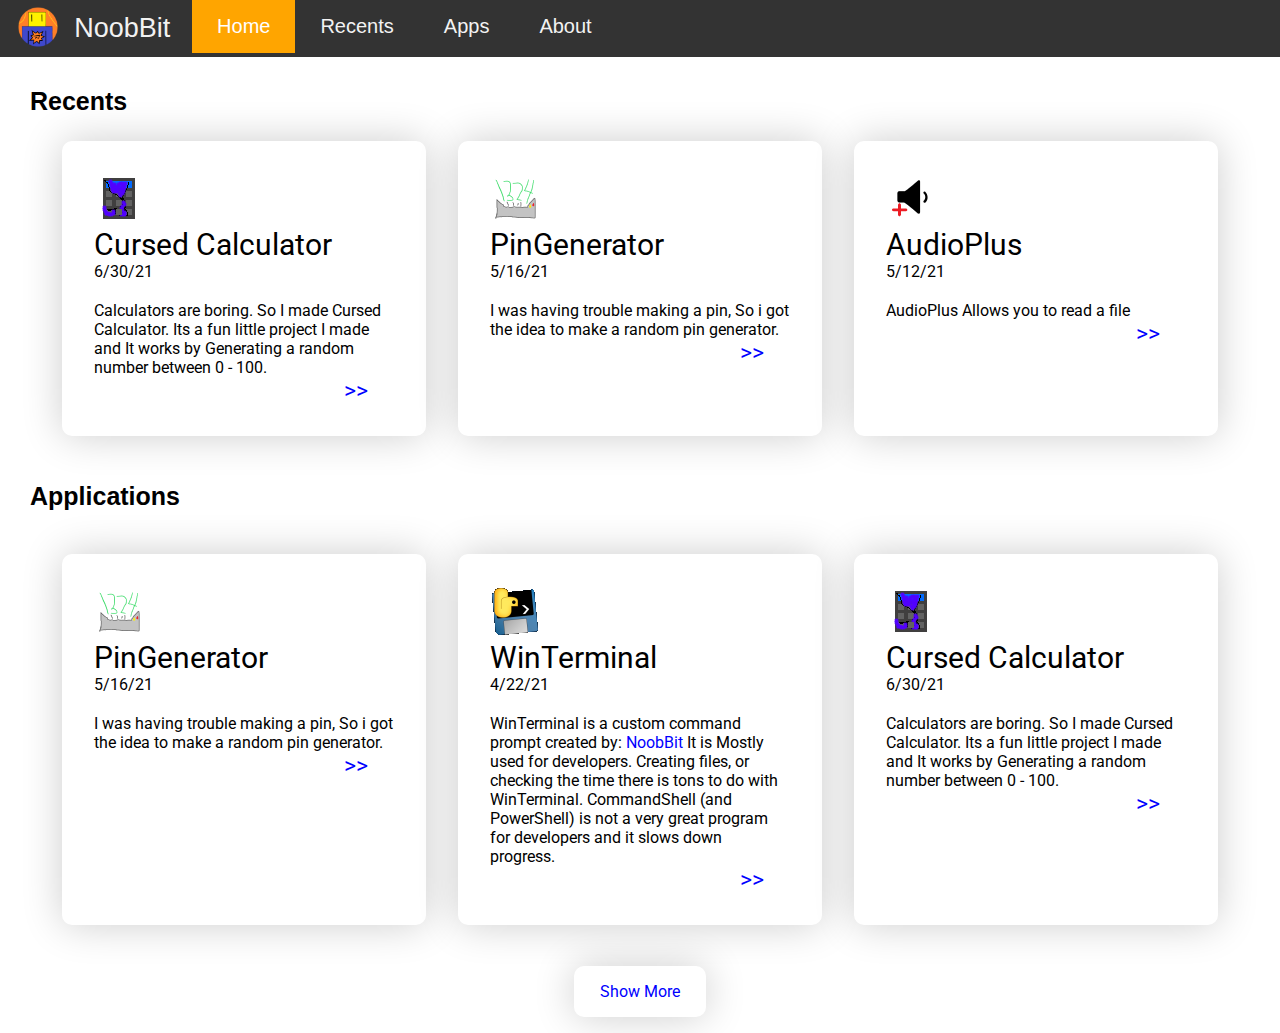
<file: index.html>
<!DOCTYPE html>
<html lang="en">
<head>
    <meta charset="UTF-8">
    <meta http-equiv="X-UA-Compatible" content="IE=edge">
    <meta name="viewport" content="width=device-width, initial-scale=1.0">
    <meta name="description" content="If your new around here let me explain who I am. My name is NoobBit and I develop cool Apps and Programs for you to use! I've been programming since mid-2021 and ever since I've been making cooler and cooler stuff. I hope you have a fantastic time with my apps!">
    <meta name="keywords" content="NoobBit, noobbit, apps, programs, projects, LeviTheCoolCoder, levi, noob, noob muffin">
    <meta name="author" content="NoobBit">
    <meta property="og:type" content="website">
    <meta property="og:url" content="https://noobbit.github.io">
    <meta property="og:title" content="NoobBit - Cool Apps, Programs, & Games">
    <meta property="og:description" content="If your new around here let me explain who I am. My name is NoobBit and I develop cool Apps and Programs for you to use! I've been programming since mid-2021 and ever since I've been making cooler and cooler stuff. I hope you have a fantastic time with my apps!">
    <meta property="og:image" content="https://noobbit.github.io/media/icon.png">
    <title>NoobBit - Home</title>
    <link rel="preconnect" href="https://fonts.gstatic.com">
    <link href="https://fonts.googleapis.com/css2?family=Roboto&display=swap" rel="stylesheet">
    <link rel="stylesheet" href="css/index.css">
    <link rel="shortcut icon" href="media/fav.ico" type="image/x-icon">
</head>
<body>
    <div class="navbar">
        <div class="topnav" style="width: 1600px;">
            <div class='title_noobbit_navbar'>
                <img src="media/roundicon.png" class="pic_noobbit_navbar">
                <div class="text_noobbit_navbar">NoobBit</div>
            </div>
            <a class="active" href="#home">Home</a>
            <a href="recents.html">Recents</a>
            <a href="apps.html">Apps</a>
            <a href="about.html">About</a>
          </div>
    </div>
    <div class="recents">
        <div class="recents_title">Recents</div>
        <div class="recents_main">
            <div class="terminal">
                <img src="media/CursedCalculator.png" class="terminal_img">
                <div class="terminal_title">Cursed Calculator</div>
                <div class="terminal_date">6/30/21</div>
                <div class="terminal_des">Calculators are boring. So I made Cursed Calculator. Its a fun little project I made and It works by Generating a random number between 0 - 100.</div>
                <div class="terminal_go">
                    <a href="apps/desktop/cursedcalculator.html">
                        >>
                    </a>
                </div>
            </div>
            <div class="terminal">
                <img src="media/pingenerator.png" class="terminal_img">
                <div class="terminal_title">PinGenerator</div>
                <div class="terminal_date">5/16/21</div>
                <div class="terminal_des">I was having trouble making a pin, So i got the idea to make a random pin generator.</div>
                <div class="terminal_go">
                    <a href="apps/desktop/pingenerator.html">
                        >>
                    </a>
                </div>
            </div>
            <div class="terminal">
                <img src="media/audioplus.png" class="terminal_img">
                <div class="terminal_title">AudioPlus</div>
                <div class="terminal_date">5/12/21</div>
                <div class="terminal_des">
                    AudioPlus Allows you to read a file
                </div>
                <div class="terminal_go">
                    <a href="apps/desktop/audioplus.html">
                        >>
                    </a>
                </div>
            </div>
        </div>
    </div>
    <div class="projects">
        <div class="projects_title">Applications</div><br>
        <div class="projects_main">
            <div class="terminal">
                <img src="media/pingenerator.png" class="terminal_img">
                <div class="terminal_title">PinGenerator</div>
                <div class="terminal_date">5/16/21</div>
                <div class="terminal_des">I was having trouble making a pin, So i got the idea to make a random pin generator.</div>
                <div class="terminal_go">
                    <a href="apps/desktop/pingenerator.html">
                        >>
                    </a>
                </div>
            </div>
            <div class="terminal">
                <img src="media/terminal.png" class="terminal_img">
                <div class="terminal_title">WinTerminal</div>
                <div class="terminal_date">4/22/21</div>
                <div class="terminal_des">WinTerminal is a custom command prompt created by: <a href="https://github.com/NoobBit" id='t_git_l'>NoobBit</a> It is Mostly used for developers. Creating files, or checking the time there is tons to do with WinTerminal. CommandShell (and PowerShell) is not a very great program for developers and it slows down progress.</div>
                <div class="terminal_go">
                    <a href="apps/desktop/winterminal.html">
                        >>
                    </a>
                </div>
            </div>
            <div class="terminal">
                <img src="media/CursedCalculator.png" class="terminal_img">
                <div class="terminal_title">Cursed Calculator</div>
                <div class="terminal_date">6/30/21</div>
                <div class="terminal_des">Calculators are boring. So I made Cursed Calculator. Its a fun little project I made and It works by Generating a random number between 0 - 100.</div>
                <div class="terminal_go">
                    <a href="apps/desktop/cursedcalculator.html">
                        >>
                    </a>
                </div>
            </div>
        </div>
        <div class="smbox">
            <a href="/apps.html">
                <div class="sm">
                    <div>Show More</div>
                </div>
            </a>
        </div>
    </div>
    <!-- <div class="footer">
        <div class="footer-options-title-container">
            <div class="footer-options-title">Links</div>
            <div class="footer-options-title">Popular</div>
            <div class="footer-options-title">Credits</div>
        </div>
        <div class="footer-options-container">
            <ul class="footer-options-box">
                <li>Github</li>
                <li>Website</li>
            </ul>
            <ul class="footer-options-box">
                <li>Note+</li>
                <li>AudioPlus</li>
                <li>WinTerminal</li>
                <li>Don't fall asleep</li>
                <li>Cursed Calculator</li>
            </ul>
            <ul class="footer-options-box">
                <li>NoobBit</li>
                <li>LeviTheCoolCoder</li>
            </ul>
        </div>
    </div> -->
</body>
<script src="js/config.js"></script>
</html>
</file>
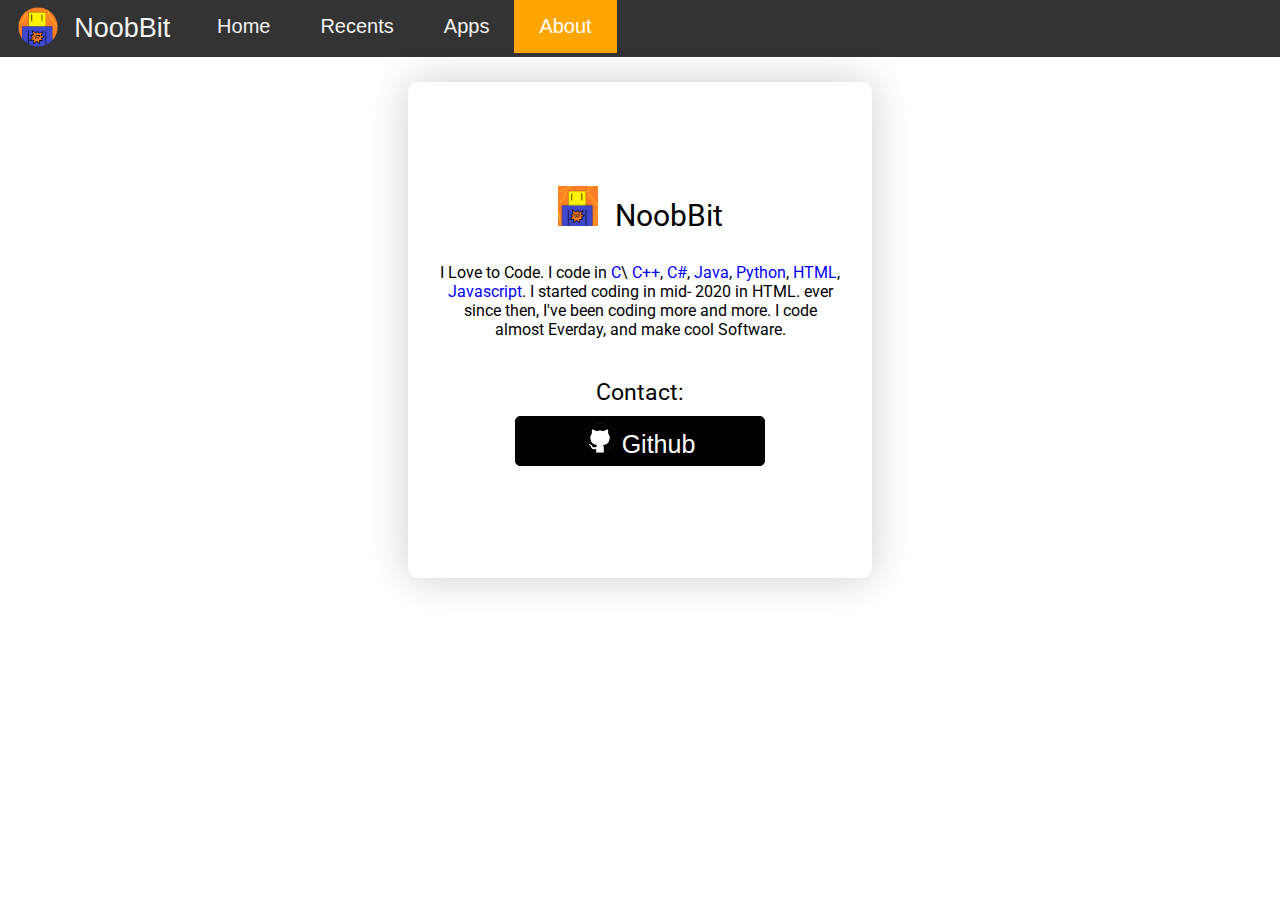
<file: about.html>
<!DOCTYPE html>
<html lang="en">
<head>
    <meta charset="UTF-8">
    <meta http-equiv="X-UA-Compatible" content="IE=edge">
    <meta name="viewport" content="width=device-width, initial-scale=1.0">
    <title>NoobBit</title>
    <link rel="preconnect" href="https://fonts.gstatic.com">
    <link href="https://fonts.googleapis.com/css2?family=Roboto&display=swap" rel="stylesheet">
    <link rel="stylesheet" href="css/about.css">
    <link rel="shortcut icon" href="media/fav.ico" type="image/x-icon">
</head>
<body>
    <div class="navbar">
        <div class="topnav">
            <div class='title_noobbit_navbar'>
                <img src="media/roundicon.png" class="pic_noobbit_navbar">
                <div class="text_noobbit_navbar">NoobBit</div>
            </div>
            <a href="index.html">Home</a>
            <a href="recents.html">Recents</a>
            <a href="apps.html">Apps</a>
            <a class="active" href="#about">About</a>
          </div>
    </div>
    <div class="aboutmain">
        <Center>
            <div class="terminal">
                <div class="terminal_title">
                    <img src="media/icon.png" class="pic_noobbit_navbar">
                    NoobBit
                </div>
                <div class="terminal_des">
                    I Love to Code. I code in 
                    <a href="https://en.wikipedia.org/wiki/C_(programming_language)" target="new">C</a>\
                    <a href="https://en.wikipedia.org/wiki/C%2B%2B" target="new">C++</a>, 
                    <a href="https://en.wikipedia.org/wiki/C_Sharp_(programming_language)" target="new">C#</a>, 
                    <a href="https://en.wikipedia.org/wiki/Java_(programming_language)" target="new">Java</a>, 
                    <a href="https://en.wikipedia.org/wiki/Python_(programming_language)" target="new">Python</a>, 
                    <a href="https://en.wikipedia.org/wiki/HTML" target="new">HTML</a>, 
                    <a href="https://en.wikipedia.org/wiki/JavaScript" target="new">Javascript</a>. I started coding in mid- 2020 in HTML. ever since then, I've been coding more and more. I code almost Everday, and make cool Software.
                </div>

                <div id="about_contact">
                    <div class="about_contact_title">Contact:</div>
                    <a href="https://github.com/NoobBit/" target="new">
                        <button class="about_git_w">
                        <img src="media/github.png" class="about_git_w_i">
                            Github
                        </button>
                    </a>
                </div>
            </div>
        </Center>
    </div>
</body>
<script src="js/config.js"></script>
</html>
</file>
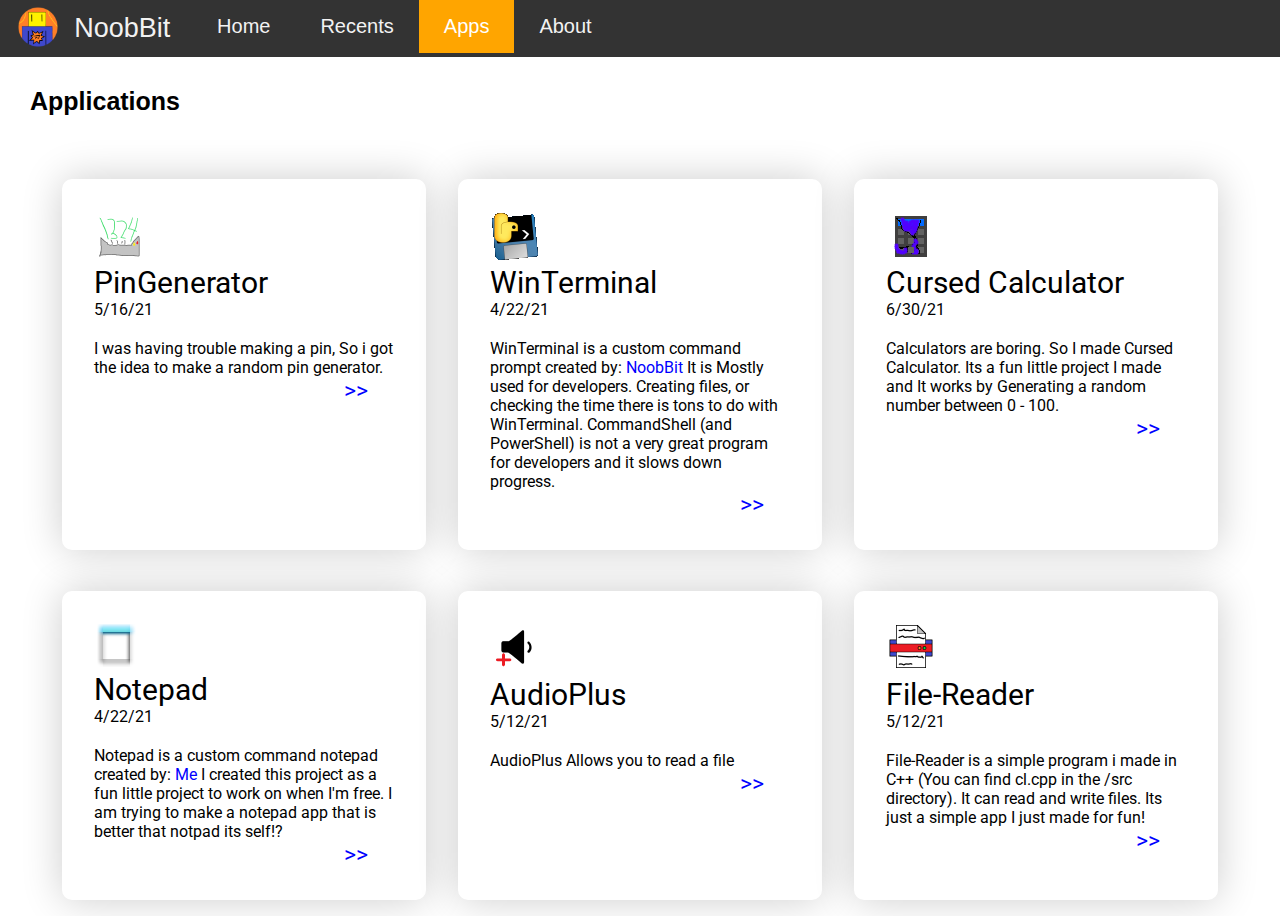
<file: apps.html>
<!DOCTYPE html>
<html lang="en">
<head>
    <meta charset="UTF-8">
    <meta http-equiv="X-UA-Compatible" content="IE=edge">
    <meta name="viewport" content="width=device-width, initial-scale=1.0">
    <title>NoobBit - Apps</title>
    <link rel="preconnect" href="https://fonts.gstatic.com">
    <link href="https://fonts.googleapis.com/css2?family=Roboto&display=swap" rel="stylesheet">
    <link rel="stylesheet" href="css/mainpages.css">
    <link rel="shortcut icon" href="media/fav.ico" type="image/x-icon">
</head>
<body>
    <div class="navbar">
        <div class="topnav">
            <div class='title_noobbit_navbar'>
                <img src="media/roundicon.png" class="pic_noobbit_navbar">
                <div class="text_noobbit_navbar">NoobBit</div>
            </div>
            <a href="index.html">Home</a>
            <a href="recents.html">Recents</a>
            <a class="active" href="#apps">Apps</a>
            <a href="about.html">About</a>
          </div>
    </div>
    <div class="projects">
        <div class="projects_title">Applications</div><br>
        <div class="projects_main">
            <div class="sec">
                <div class="terminal">
                    <img src="media/pingenerator.png" class="terminal_img">
                    <div class="terminal_title">PinGenerator</div>
                    <div class="terminal_date">5/16/21</div>
                    <div class="terminal_des">I was having trouble making a pin, So i got the idea to make a random pin generator.</div>
                    <div class="terminal_go">
                        <a href="apps/desktop/pingenerator.html">
                            >>
                        </a>
                    </div>
                </div>
                <div class="terminal">
                    <img src="media/terminal.png" class="terminal_img">
                    <div class="terminal_title">WinTerminal</div>
                    <div class="terminal_date">4/22/21</div>
                    <div class="terminal_des">WinTerminal is a custom command prompt created by: <a href="https://github.com/NoobBit" id='t_git_l'>NoobBit</a> It is Mostly used for developers. Creating files, or checking the time there is tons to do with WinTerminal. CommandShell (and PowerShell) is not a very great program for developers and it slows down progress.</div>
                    <div class="terminal_go">
                        <a href="apps/desktop/winterminal.html">
                            >>
                        </a>
                    </div>
                </div>
                <div class="sep_1"></div>
                <div class="terminal">
                    <img src="media/CursedCalculator.png" class="terminal_img">
                    <div class="terminal_title">Cursed Calculator</div>
                    <div class="terminal_date">6/30/21</div>
                    <div class="terminal_des">Calculators are boring. So I made Cursed Calculator. Its a fun little project I made and It works by Generating a random number between 0 - 100.</div>
                    <div class="terminal_go">
                        <a href="apps/desktop/cursedcalculator.html">
                            >>
                        </a>
                    </div>
                </div>    
            </div>
            <div class="sec">
                <div class="notepad">
                    <img src="media/notepad.png" class="notepad_img">
                    <div class="notepad_title">Notepad</div>
                    <div class="notepad_date">4/22/21</div>
                    <div class="notepad_des">Notepad is a custom command notepad created by: <a href="https://github.com/NoobBit" id='t_git_l'>Me</a> I created this project as a fun little project to work on when I'm free. I am trying to make a notepad app that is better that notpad its self!?</div>
                    <div class="notepad_go">
                        <a href="apps/desktop/notepad.html">
                            >>
                        </a>
                    </div>
                </div>
                <div class="terminal">
                    <img src="media/audioplus.png" class="terminal_img">
                    <div class="terminal_title">AudioPlus</div>
                    <div class="terminal_date">5/12/21</div>
                    <div class="terminal_des">
                        AudioPlus Allows you to read a file
                    </div>
                    <div class="terminal_go">
                        <a href="apps/desktop/audioplus.html">
                            >>
                        </a>
                    </div>
                </div>
                <div class="terminal">
                    <img src="media/file-reader.png" class="terminal_img">
                    <div class="terminal_title">File-Reader</div>
                    <div class="terminal_date">5/12/21</div>
                    <div class="terminal_des">
                        File-Reader is a simple program i made in C++ (You can find cl.cpp in the /src directory). It can read and write files. Its just a simple app I just made for fun!
                    </div>
                    <div class="terminal_go">
                        <a href="apps/desktop/file-reader.html">
                            >>
                        </a>
                    </div>
                </div>
            </div>
        </div>
    </div>
</body>
<script src="js/config.js"></script>
</html>
</file>
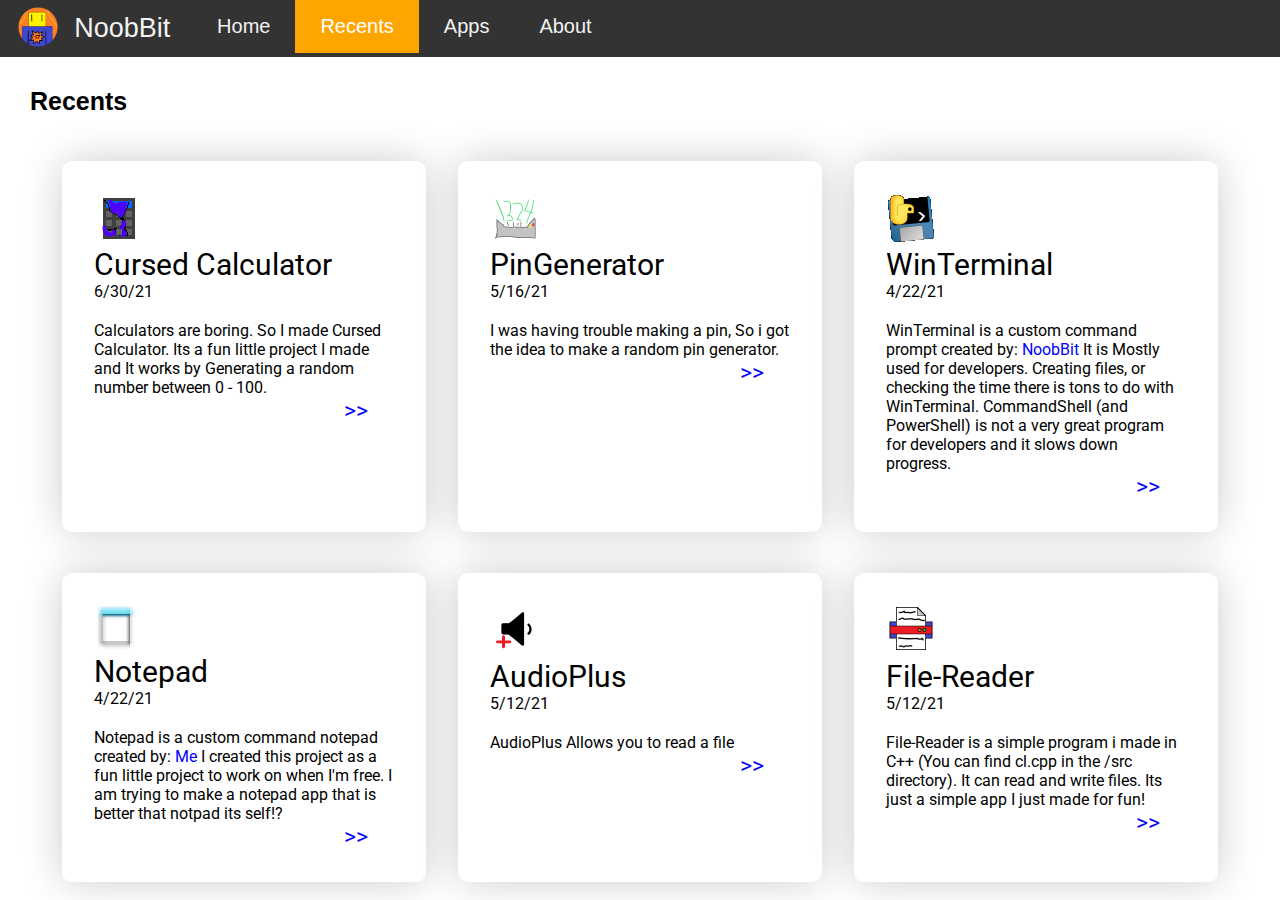
<file: recents.html>
<!DOCTYPE html>
<html lang="en">
<head>
    <meta charset="UTF-8">
    <meta http-equiv="X-UA-Compatible" content="IE=edge">
    <meta name="viewport" content="width=device-width, initial-scale=1.0">
    <title>NoobBit - Recents</title>
    <link rel="preconnect" href="https://fonts.gstatic.com">
    <link href="https://fonts.googleapis.com/css2?family=Roboto&display=swap" rel="stylesheet">
    <link rel="stylesheet" href="css/mainpages.css">
    <link rel="shortcut icon" href="media/fav.ico" type="image/x-icon">
</head>
<body>
    <div class="navbar">
        <div class="topnav">
            <div class='title_noobbit_navbar'>
                <img src="media/roundicon.png" class="pic_noobbit_navbar">
                <div class="text_noobbit_navbar">NoobBit</div>
            </div>
            <a href="index.html">Home</a>
            <a class="active" href="#recents">Recents</a>
            <a href="apps.html">Apps</a>
            <a href="about.html">About</a>
          </div>
    </div>
    <div class="recents">
        <div class="recents_title">Recents</div>
        <div class="recents_main">
            <div class="sec">
                <div class="terminal">
                    <img src="media/CursedCalculator.png" class="terminal_img">
                    <div class="terminal_title">Cursed Calculator</div>
                    <div class="terminal_date">6/30/21</div>
                    <div class="terminal_des">Calculators are boring. So I made Cursed Calculator. Its a fun little project I made and It works by Generating a random number between 0 - 100.</div>
                    <div class="terminal_go">
                        <a href="apps/desktop/cursedcalculator.html">
                            >>
                        </a>
                    </div>
                </div>
                <div class="terminal">
                    <img src="media/pingenerator.png" class="terminal_img">
                    <div class="terminal_title">PinGenerator</div>
                    <div class="terminal_date">5/16/21</div>
                    <div class="terminal_des">I was having trouble making a pin, So i got the idea to make a random pin generator.</div>
                    <div class="terminal_go">
                        <a href="apps/desktop/pingenerator.html">
                            >>
                        </a>
                    </div>
                </div>
                <div class="terminal">
                    <img src="media/terminal.png" class="terminal_img">
                    <div class="terminal_title">WinTerminal</div>
                    <div class="terminal_date">4/22/21</div>
                    <div class="terminal_des">WinTerminal is a custom command prompt created by: <a href="https://github.com/NoobBit" id='t_git_l'>NoobBit</a> It is Mostly used for developers. Creating files, or checking the time there is tons to do with WinTerminal. CommandShell (and PowerShell) is not a very great program for developers and it slows down progress.</div>
                    <div class="terminal_go">
                        <a href="apps/desktop/winterminal.html">
                            >>
                        </a>
                    </div>
                </div>
            </div><br>
            <div class="sec">
                <div class="notepad">
                    <img src="media/notepad.png" class="notepad_img">
                    <div class="notepad_title">Notepad</div>
                    <div class="notepad_date">4/22/21</div>
                    <div class="notepad_des">Notepad is a custom command notepad created by: <a href="https://github.com/NoobBit" id='t_git_l'>Me</a> I created this project as a fun little project to work on when I'm free. I am trying to make a notepad app that is better that notpad its self!?</div>
                    <div class="notepad_go">
                        <a href="apps/desktop/notepad.html">
                            >>
                        </a>
                    </div>
                </div>
                <div class="terminal">
                    <img src="media/audioplus.png" class="terminal_img">
                    <div class="terminal_title">AudioPlus</div>
                    <div class="terminal_date">5/12/21</div>
                    <div class="terminal_des">
                        AudioPlus Allows you to read a file
                    </div>
                    <div class="terminal_go">
                        <a href="apps/desktop/audioplus.html">
                            >>
                        </a>
                    </div>
                </div>
                <div class="terminal">
                    <img src="media/file-reader.png" class="terminal_img">
                    <div class="terminal_title">File-Reader</div>
                    <div class="terminal_date">5/12/21</div>
                    <div class="terminal_des">
                        File-Reader is a simple program i made in C++ (You can find cl.cpp in the /src directory). It can read and write files. Its just a simple app I just made for fun!
                    </div>
                    <div class="terminal_go">
                        <a href="apps/desktop/file-reader.html">
                            >>
                        </a>
                    </div>
                </div>
            </div>
        </div>
    </div>
</body>
<script src="js/config.js"></script>
</html>
</file>
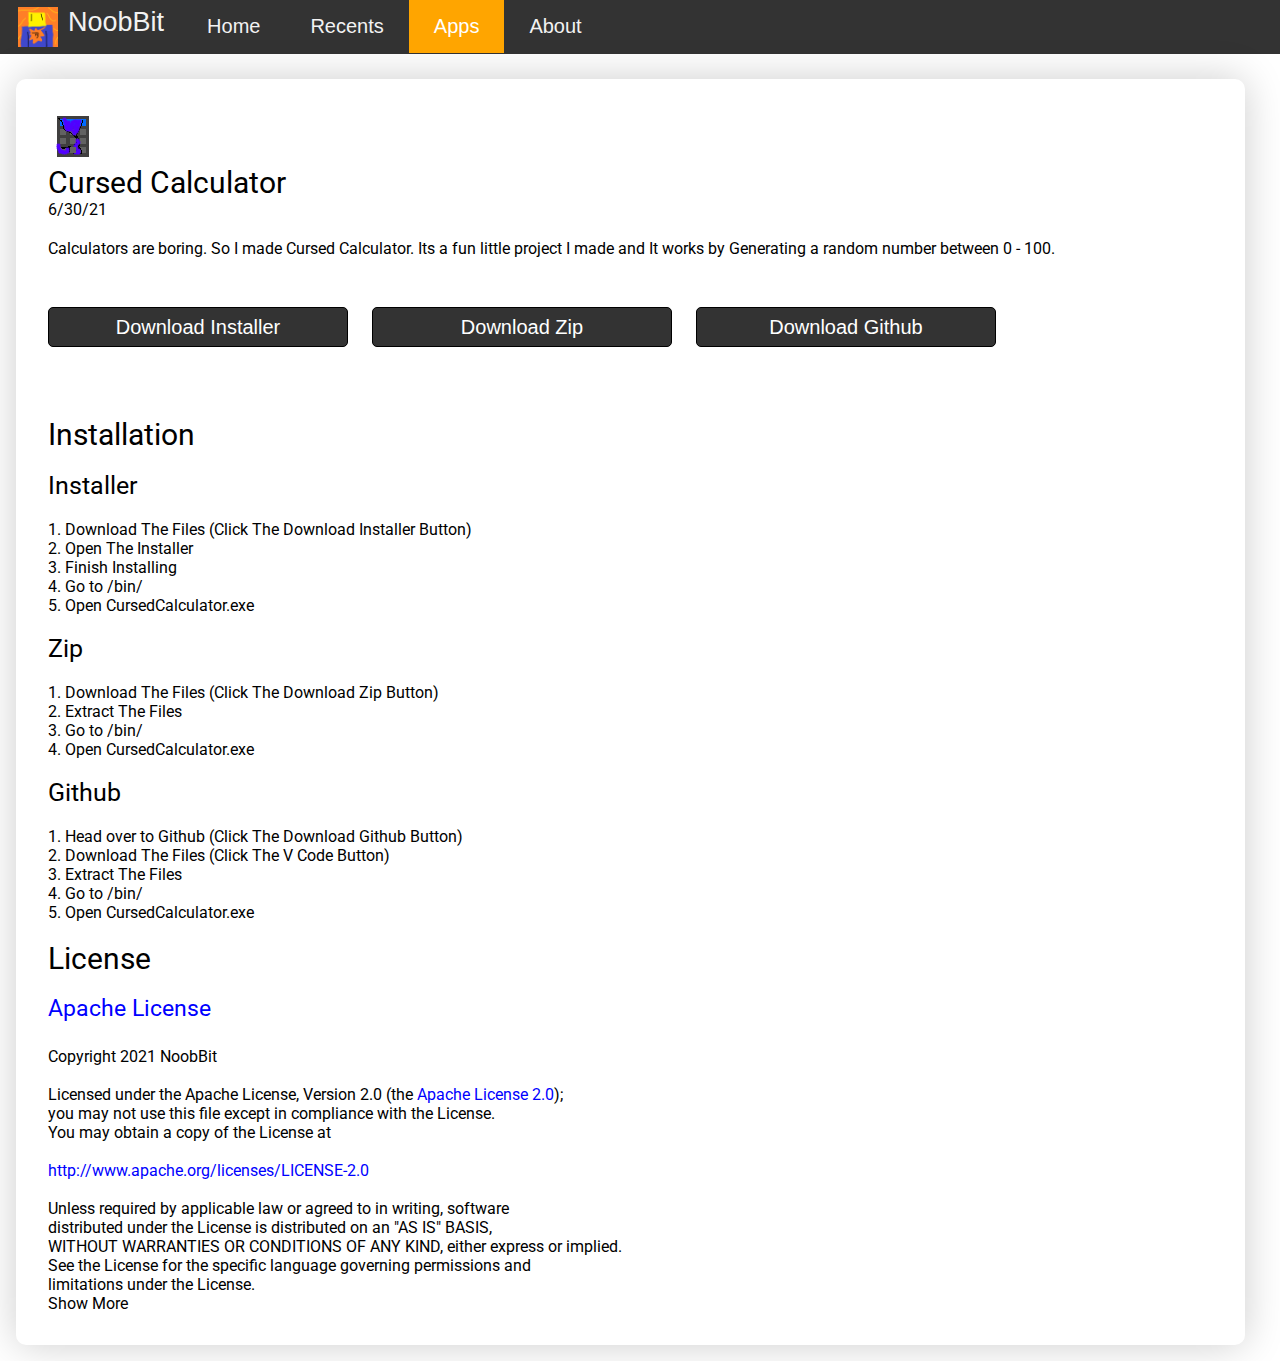
<file: apps/desktop/cursedcalculator.html>
<!DOCTYPE html>
<html lang="en">
<head>
    <meta charset="UTF-8">
    <meta http-equiv="X-UA-Compatible" content="IE=edge">
    <meta name="viewport" content="width=device-width, initial-scale=1.0">
    <title>NoobBit - Cursed Calculator</title>
    <link rel="preconnect" href="https://fonts.gstatic.com">
    <link href="https://fonts.googleapis.com/css2?family=Roboto&display=swap" rel="stylesheet">
    <link rel="stylesheet" href="src/template.css">
    <link rel="shortcut icon" href="src/favicon.ico" type="image/x-icon">
</head>
<body>
    <div class="navbar">
        <div class="topnav">
            <div class='title_noobbit_navbar'>
                <img src="src/MyNewProfilepic1.png" class="pic_noobbit_navbar">
                NoobBit
            </div>
            <a href="https://noobbit.github.io/">Home</a>
            <a href="https://noobbit.github.io/recents">Recents</a>
            <a class="active" href="#apps">Apps</a>
            <a href="https://noobbit.github.io/about">About</a>
          </div>
    </div>
    <div class="mainimg">
        <img src="src/CursedCalculator.png" class="terminal_img">
        <div class="mainimg_title">Cursed Calculator</div>
        <div class="terminal_date">6/30/21</div>
        <div class="terminal_des">
            Calculators are boring. So I made Cursed Calculator. Its a fun little project I made and It works by Generating a random number between 0 - 100.<br><br>
            <div class="mainimgdownload">
                <a href="https://github.com/NoobBit/CursedCalculator/releases/download/Alpha/CursedCalculator.-.Installer.exe" type="download">
                    <button class="finstaller">Download Installer</button>
                </a>
                <a href="https://github.com/NoobBit/CursedCalculator/releases/download/Alpha/CursedCalculator.-.Zip.zip" type="download">
                    <button class="installer">Download Zip</button>
                </a>
                <a href="https://github.com/NoobBit/CursedCalculator">
                    <button class="installer">Download Github</button>
                </a>
            </div>
            <div class="mainimg_inst">Installation</div><br>
            <div class="inst_ops">
                <div class="mainimg_subtitle">Installer</div>
                <div class="mainimg_dwn_inst">
                    1. Download The Files (Click The Download Installer Button)<br>
                    2. Open The Installer<br>
                    3. Finish Installing<br>
                    4. Go to /bin/<br>
                    5. Open CursedCalculator.exe<br><br>
                </div>
                <div class="mainimg_subtitle">Zip</div>
                <div class="mainimg_dwn_inst">
                    1. Download The Files (Click The Download Zip Button)<br>
                    2. Extract The Files<br>
                    3. Go to /bin/<br>
                    4. Open CursedCalculator.exe<br><br>
                </div>
                <div class="mainimg_subtitle">Github</div>
                <div class="mainimg_dwn_inst">
                    1. Head over to Github (Click The Download Github Button)<br>
                    2. Download The Files (Click The V Code Button)<br>
                    3. Extract The Files<br>
                    4. Go to /bin/<br>
                    5. Open CursedCalculator.exe<br><br>
                </div>
            </div>
            <div class="mainimg_title">License</div><br>
            <div class="mainimg_super_subtitle">
                <a href="http://www.apache.org/licenses/" target="new" title="Version 2.0, January 2004">Apache License</a><br><br>
            </div>

            <div id="le">
                Copyright 2021 NoobBit<br><br>

                Licensed under the Apache License, Version 2.0 (the <a href="http://www.apache.org/licenses/LICENSE-2.0" target="new">Apache License 2.0</a>);<br>
                you may not use this file except in compliance with the License.<br>
                You may obtain a copy of the License at<br><br>

                <a href="http://www.apache.org/licenses/LICENSE-2.0" target="new">http://www.apache.org/licenses/LICENSE-2.0</a><br><br>

                Unless required by applicable law or agreed to in writing, software<br>
                distributed under the License is distributed on an "AS IS" BASIS,<br>
                WITHOUT WARRANTIES OR CONDITIONS OF ANY KIND, either express or implied.<br>
                See the License for the specific language governing permissions and<br>
                limitations under the License.<br>
            </div>

            <!-button class="mainimg_licence_sh" onclick="shm()">Show More</div>
        </div>
    </div>
</body>
<script src="js/sh.js"></script>
</html>
</file>
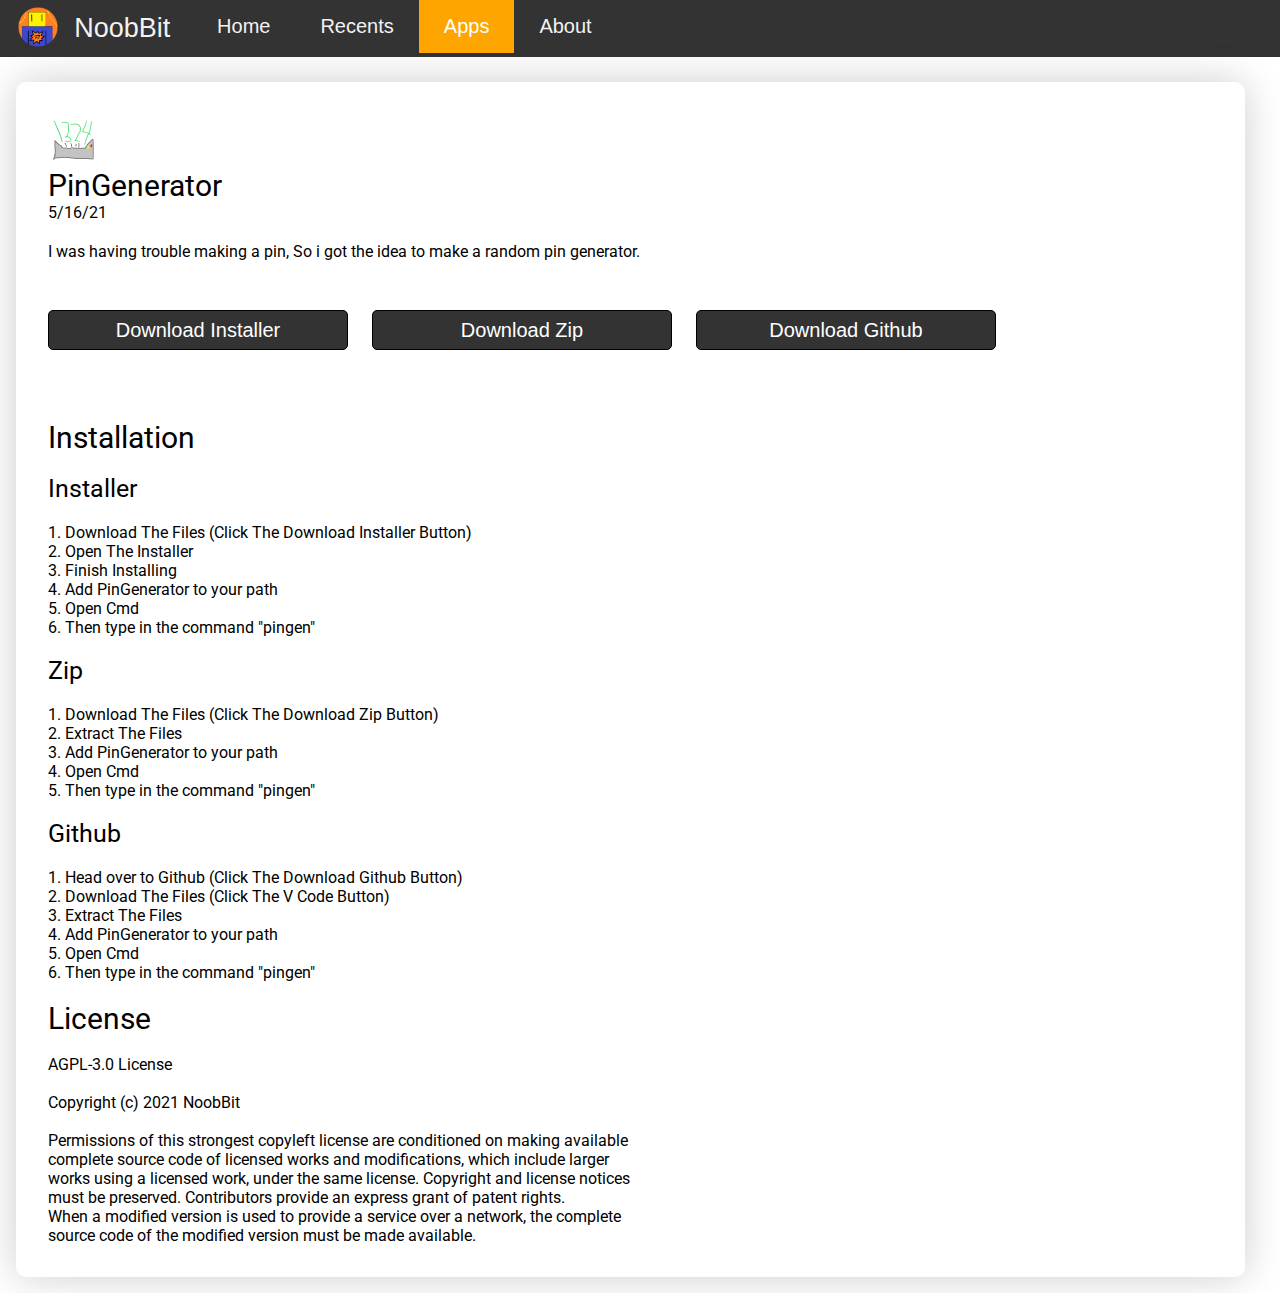
<file: apps/desktop/pingenerator.html>
<!DOCTYPE html>
<html lang="en">
<head>
    <meta charset="UTF-8">
    <meta http-equiv="X-UA-Compatible" content="IE=edge">
    <meta name="viewport" content="width=device-width, initial-scale=1.0">
    <title>NoobBit - PinGenerator</title>
    <link rel="preconnect" href="https://fonts.gstatic.com">
    <link href="https://fonts.googleapis.com/css2?family=Roboto&display=swap" rel="stylesheet">
    <link rel="stylesheet" href="src/template.css">
    <link rel="shortcut icon" href="src/fav.ico" type="image/x-icon">
</head>
<body>
    <div class="navbar">
        <div class="topnav">
            <div class='title_noobbit_navbar'>
                <img src="src/roundicon.png" class="pic_noobbit_navbar">
                <div class="text_noobbit_navbar">NoobBit</div>
            </div>
            <a href="https://noobbit.github.io/">Home</a>
            <a href="https://noobbit.github.io/recents">Recents</a>
            <a class="active" href="#apps">Apps</a>
            <a href="https://noobbit.github.io/about">About</a>
          </div>
    </div>
    <div class="mainimg">
        <img src="src/pingenerator.png" class="terminal_img">
        <div class="mainimg_title">PinGenerator</div>
        <div class="terminal_date">5/16/21</div>
        <div class="terminal_des">
            I was having trouble making a pin, So i got the idea to make a random pin generator.<br><br>
            <div class="mainimgdownload">
                <a href="https://github.com/NoobBit/PinGenerator/releases/download/Beta/PinGenerator-Installer.exe" type="download">
                    <button class="finstaller">Download Installer</button>
                </a>
                <a href="https://github.com/NoobBit/PinGenerator/releases/download/Beta/PinGenerator.zip" type="download">
                    <button class="installer">Download Zip</button>
                </a>
                <a href="https://github.com/NoobBit/PinGenerator">
                    <button class="installer">Download Github</button>
                </a>
            </div>
            <div class="mainimg_inst">Installation</div><br>
            <div class="inst_ops">
                <div class="mainimg_subtitle">Installer</div>
                <div class="mainimg_dwn_inst">
                    1. Download The Files (Click The Download Installer Button)<br>
                    2. Open The Installer<br>
                    3. Finish Installing<br>
                    4. Add PinGenerator to your path<br>
                    5. Open Cmd<br>
                    6. Then type in the command "pingen"<br><br>
                </div>
                <div class="mainimg_subtitle">Zip</div>
                <div class="mainimg_dwn_inst">
                    1. Download The Files (Click The Download Zip Button)<br>
                    2. Extract The Files<br>
                    3. Add PinGenerator to your path<br>
                    4. Open Cmd<br>
                    5. Then type in the command "pingen"<br><br>
                </div>
                <div class="mainimg_subtitle">Github</div>
                <div class="mainimg_dwn_inst">
                    1. Head over to Github (Click The Download Github Button)<br>
                    2. Download The Files (Click The V Code Button)<br>
                    3. Extract The Files<br>
                    4. Add PinGenerator to your path<br>
                    5. Open Cmd<br>
                    6. Then type in the command "pingen"<br><br>
                </div>
            </div>
            <div class="mainimg_title">License</div><br>
            AGPL-3.0 License<br><br>

            Copyright (c) 2021 NoobBit<br><br>

            Permissions of this strongest copyleft license are conditioned on making available <br>
            complete source code of licensed works and modifications, which include larger <br>
            works using a licensed work, under the same license. Copyright and license notices <br>
            must be preserved. Contributors provide an express grant of patent rights. <br>
            When a modified version is used to provide a service over a network, the complete <br>
            source code of the modified version must be made available.<br>
        </div>
    </div>
</body>
</html>
</file>
<file: css/index.css>
body{
    margin: 0px;
    scroll-behavior: smooth;
    overflow-x: hidden;
}

html{
    scrollbar-color: rgb(94, 94, 94) #333;
    scrollbar-width: normal;
}

html::-webkit-scrollbar{
    width: auto;
}

html::-webkit-scrollbar-thumb{
    background-color: rgb(94, 94, 94);
}

html::-webkit-scrollbar-thumb:hover{
    background-color: rgb(105, 105, 105);
}

html::-webkit-scrollbar-track{
    background-color: #333;
}

.title_noobbit_navbar{
    font-size: 20px;
    margin-left: 10px;
    margin-right: 10px;
}
.pic_noobbit_navbar{
    height: 40px;
    padding-right: 10px;
}
.text_noobbit_navbar{
    padding: 4%;
    padding-right: 10px;
    cursor: default;
}
.nb_s_input{
    margin-left: 100px;
}
.nb_s_search_button{
    display: inline;
}
/* Add a black background color to the top navigation */
.topnav {
    background-color: #333;
    overflow: hidden;
    top: 100%;
  }
  
  /* Style the links inside the navigation bar */
  .topnav a {
    float: left;
    color: #f2f2f2;
    text-align: center;
    padding: 15px 25px;
    text-decoration: none;
    font-size: 20px;
    font-family: Arial, Helvetica, sans-serif;
  }

  .topnav .title_noobbit_navbar {
    display: flex;
    float: left;
    color: #f2f2f2;
    text-align: center;
    padding: 7px 8px;
    text-decoration: none;
    font-size: 27px;
    font-family: Arial, Helvetica, sans-serif;
  }

  .topnav .navbar_search {
    float: left;
    color: #f2f2f2;
    text-align: center;
    padding: 14px 16px;
    text-decoration: none;
    font-size: 17px;
    font-family: Arial, Helvetica, sans-serif;
  }
  
  /* Change the color of links on hover */
  .topnav a:hover {
    text-decoration: none;
    background-color: #ddd;
    color: black;
  }
  
  /* Add a color to the active/current link */
  .topnav a.active {
    text-decoration: none;
    background-color: orange;
    color: white;
  }
.recents_title{
    margin-left: 30px;
    margin-top: 30px;
    font-size: 25px;
    font-family: Arial, Helvetica, sans-serif;
    font-weight: bold;
}
.projects_title{
    margin-left: 30px;
    margin-top: 30px;
    font-size: 25px;
    font-family: Arial, Helvetica, sans-serif;
    font-weight: bold;
}
a{
    text-decoration: none;
    color: blue;
}
a:hover{
    text-decoration: underline;
    color: blue;
}
.recents{
    display: inline;
}
.terminal{
    margin: 1rem;
    padding: 2rem;
    box-shadow: 0 0 40px rgba(0, 0, 0, 0.2);
    border-radius: 10px;
    background: #ffffff;
    width: 300px;
    font-family: 'Roboto', sans-serif;
    margin-top: 25px;
}
.terminal_title{
    font-size: 30px;
    font-family: 'Roboto', sans-serif;
}
.terminal_des{
    margin-top: 20px;
}
.terminal_go{
    font-size: 23px;
    margin-left: 250px;
}
.sep_1{
    display: inline;
}
.notepad{
    margin: 1rem;
    padding: 2rem;
    box-shadow: 0 0 40px rgba(0, 0, 0, 0.2);
    border-radius: 10px;
    background: #ffffff;
    width: 300px;
    font-family: 'Roboto', sans-serif;
    margin-top: 25px;
}
.notepad_title{
    font-size: 30px;
    font-family: 'Roboto', sans-serif;
}
.notepad_des{
    margin-top: 20px;
}
.notepad_go{
    font-size: 23px;
    margin-left: 250px;
}
.recents_main{
    display: flex;
    justify-content: center;
}
.projects_main{
    display: flex;
    justify-content: center;
}
.smbox{
    display: flex;
    justify-content: center;
}
.sm{
    display: flex;
    justify-content: center;
    cursor: pointer;
    margin: 1rem;
    padding: 1rem;
    box-shadow: 0 0 40px rgba(0, 0, 0, 0.2);
    border-radius: 10px;
    background: #ffffff;
    width: 100px;
    font-family: 'Roboto', sans-serif;
    margin-top: 25px;
    transition: padding, 300ms;
}
.sm:hover{
    padding: 1.25rem;
}
</file>
<file: css/about.css>
body{
    margin: 0px;
    overflow-x: hidden;
}

html{
    scrollbar-color: rgb(94, 94, 94) #333;
    scrollbar-width: normal;
}

html::-webkit-scrollbar{
    width: auto;
}

html::-webkit-scrollbar-thumb{
    background-color: rgb(94, 94, 94);
}

html::-webkit-scrollbar-thumb:hover{
    background-color: rgb(105, 105, 105);
}

html::-webkit-scrollbar-track{
    background-color: #333;
}

.title_noobbit_navbar{
    font-size: 20px;
    margin-left: 10px;
    margin-right: 10px;
}
.pic_noobbit_navbar{
    height: 40px;
    padding-right: 10px;
}
.text_noobbit_navbar{
    padding: 4%;
    padding-right: 10px;
    cursor: default;
}
.nb_s_input{
    margin-left: 100px;
}
.nb_s_search_button{
    display: inline;
}
/* Add a black background color to the top navigation */
.topnav {
    background-color: #333;
    overflow: hidden;
    width: 1990px;
  }
  
  /* Style the links inside the navigation bar */
  .topnav a {
    float: left;
    color: #f2f2f2;
    text-align: center;
    padding: 15px 25px;
    text-decoration: none;
    font-size: 20px;
    font-family: Arial, Helvetica, sans-serif;
  }

  .topnav .title_noobbit_navbar {
    display: flex;
    float: left;
    color: #f2f2f2;
    text-align: center;
    padding: 7px 8px;
    text-decoration: none;
    font-size: 27px;
    font-family: Arial, Helvetica, sans-serif;
  }

  .topnav .navbar_search {
    float: left;
    color: #f2f2f2;
    text-align: center;
    padding: 14px 16px;
    text-decoration: none;
    font-size: 17px;
    font-family: Arial, Helvetica, sans-serif;
  }
  
  /* Change the color of links on hover */
  .topnav a:hover {
    text-decoration: none;
    background-color: #ddd;
    color: black;
  }
  
  /* Add a color to the active/current link */
  .topnav a.active {
    text-decoration: none;
    background-color: orange;
    color: white;
  }
.recents_title{
    margin-left: 30px;
    margin-top: 30px;
    font-size: 25px;
    font-family: Arial, Helvetica, sans-serif;
    font-weight: bold;
}
.projects_title{
    margin-left: 30px;
    margin-top: 30px;
    font-size: 25px;
    font-family: Arial, Helvetica, sans-serif;
    font-weight: bold;
}
a{
    text-decoration: none;
    color: blue;
}
a:hover{
    text-decoration: underline;
    color: blue;
}
.recents{
    display: inline;
}
.terminal{
    margin: 1rem;
    padding: 4rem 2rem 2rem 2rem;
    padding-top: 5%;
    box-shadow: 0 0 40px rgba(0, 0, 0, 0.2);
    border-radius: 10px;
    background: #ffffff;
    width: 400px;
    height: 400px;
    font-family: 'Roboto', sans-serif;
    margin-top: 25px;
}
.terminal_title{
    margin-top: 40px;
    font-size: 30px;
    font-family: 'Roboto', sans-serif;
}
.terminal_des{
    margin-top: 30px;
}
.terminal_go{
    font-size: 23px;
    margin-left: 250px;
}
.sep_1{
    display: inline;
}
.notepad{
    margin: 1rem;
    padding: 2rem;
    box-shadow: 0 0 40px rgba(0, 0, 0, 0.2);
    border-radius: 10px;
    background: #ffffff;
    width: 300px;
    font-family: 'Roboto', sans-serif;
    margin-top: 25px;
}
.notepad_title{
    font-size: 30px;
    font-family: 'Roboto', sans-serif;
}
.notepad_des{
    margin-top: 20px;
}
.notepad_go{
    font-size: 23px;
    margin-left: 250px;
}
.recents_main{
    display: inline-flex;
}
.projects_main{
    display: inline-flex;
}
.about_contact_title{
    font-size: 23px;
    margin-top: 40px;
    font-family: 'Roboto', sans-serif;
}
.about_git_w{
    margin-top: 10px;
    background-color: black;
    border: 1px solid black;
    border-radius: 5px;
    color: white;
    cursor: pointer;
    font-size: 25px;
    height: 50px;
    width: 250px;
    transition: font-size 230ms;
}
.about_git_w_i{
    height: 30px;
}
</file>
<file: css/mainpages.css>
body{
    margin: 0px;
}

html{
    scrollbar-color: rgb(94, 94, 94) #333;
    scrollbar-width: normal;
}

html::-webkit-scrollbar{
    width: auto;
}

html::-webkit-scrollbar-thumb{
    background-color: rgb(94, 94, 94);
}

html::-webkit-scrollbar-thumb:hover{
    background-color: rgb(105, 105, 105);
}

html::-webkit-scrollbar-track{
    background-color: #333;
}

.title_noobbit_navbar{
    font-size: 20px;
    margin-left: 10px;
    margin-right: 10px;
}
.pic_noobbit_navbar{
    height: 40px;
    padding-right: 10px;
}
.text_noobbit_navbar{
    padding: 4%;
    padding-right: 10px;
    cursor: default;
}
.nb_s_input{
    margin-left: 100px;
}
.nb_s_search_button{
    display: inline;
}
/* Add a black background color to the top navigation */
.topnav {
    background-color: #333;
    overflow: hidden;
    top: 100%;
  }
  
  /* Style the links inside the navigation bar */
  .topnav a {
    float: left;
    color: #f2f2f2;
    text-align: center;
    padding: 15px 25px;
    text-decoration: none;
    font-size: 20px;
    font-family: Arial, Helvetica, sans-serif;
  }

  .topnav .title_noobbit_navbar {
    display: flex;
    float: left;
    color: #f2f2f2;
    text-align: center;
    padding: 7px 8px;
    text-decoration: none;
    font-size: 27px;
    font-family: Arial, Helvetica, sans-serif;
  }

  .topnav .navbar_search {
    float: left;
    color: #f2f2f2;
    text-align: center;
    padding: 14px 16px;
    text-decoration: none;
    font-size: 17px;
    font-family: Arial, Helvetica, sans-serif;
  }
  
  /* Change the color of links on hover */
  .topnav a:hover {
    text-decoration: none;
    background-color: #ddd;
    color: black;
  }
  
  /* Add a color to the active/current link */
  .topnav a.active {
    text-decoration: none;
    background-color: orange;
    color: white;
  }
.recents_title{
    margin-left: 30px;
    margin-top: 30px;
    font-size: 25px;
    font-family: Arial, Helvetica, sans-serif;
    font-weight: bold;
}
.projects_title{
    margin-left: 30px;
    margin-top: 30px;
    font-size: 25px;
    font-family: Arial, Helvetica, sans-serif;
    font-weight: bold;
}
a{
    text-decoration: none;
    color: blue;
}
a:hover{
    text-decoration: underline;
    color: blue;
}
.recents{
    display: inline;
}
.terminal{
    margin: 1rem;
    padding: 2rem;
    box-shadow: 0 0 40px rgba(0, 0, 0, 0.2);
    border-radius: 10px;
    background: #ffffff;
    width: 300px;
    font-family: 'Roboto', sans-serif;
    margin-top: 25px;
}
.terminal_title{
    font-size: 30px;
    font-family: 'Roboto', sans-serif;
}
.terminal_des{
    margin-top: 20px;
}
.terminal_go{
    font-size: 23px;
    margin-left: 250px;
}
.sep_1{
    display: inline;
}
.notepad{
    margin: 1rem;
    padding: 2rem;
    box-shadow: 0 0 40px rgba(0, 0, 0, 0.2);
    border-radius: 10px;
    background: #ffffff;
    width: 300px;
    font-family: 'Roboto', sans-serif;
    margin-top: 25px;
}
.notepad_title{
    font-size: 30px;
    font-family: 'Roboto', sans-serif;
}
.notepad_des{
    margin-top: 20px;
}
.notepad_go{
    font-size: 23px;
    margin-left: 250px;
}
.recents_main{
    margin-top: 20px;
    display: inline-flex;
    flex-wrap: wrap;
    justify-content: center;
}
.projects_main{
    margin-top: 20px;
    display: inline-flex;
    flex-wrap: wrap;
    justify-content: center;
}
.sec{
    display: inline-flex;
}
</file>
<file: apps/desktop/src/template.css>
body{
    margin: 0px;
    scroll-behavior: smooth;
    overflow-x: hidden;
}

html{
    scrollbar-color: rgb(94, 94, 94) #333;
    scrollbar-width: normal;
}

html::-webkit-scrollbar{
    width: auto;
}

html::-webkit-scrollbar-thumb{
    background-color: rgb(94, 94, 94);
}

html::-webkit-scrollbar-thumb:hover{
    background-color: rgb(105, 105, 105);
}

html::-webkit-scrollbar-track{
    background-color: #333;
}
.title_noobbit_navbar{
    font-size: 20px;
    margin-left: 10px;
    margin-right: 10px;
}
.pic_noobbit_navbar{
    height: 40px;
    padding-right: 10px;
}
.text_noobbit_navbar{
    padding: 4%;
    padding-right: 10px;
    cursor: default;
}
.nb_s_input{
    margin-left: 100px;
}
.nb_s_search_button{
    display: inline;
}
/* Add a black background color to the top navigation */
.topnav {
    background-color: #333;
    overflow: hidden;
    width: 1590px;
  }
  
  /* Style the links inside the navigation bar */
  .topnav a {
    float: left;
    color: #f2f2f2;
    text-align: center;
    padding: 15px 25px;
    text-decoration: none;
    font-size: 20px;
    font-family: Arial, Helvetica, sans-serif;
  }

  .topnav .title_noobbit_navbar {
    display: flex;
    float: left;
    color: #f2f2f2;
    text-align: center;
    padding: 7px 8px;
    text-decoration: none;
    font-size: 27px;
    font-family: Arial, Helvetica, sans-serif;
  }

  .topnav .navbar_search {
    float: left;
    color: #f2f2f2;
    text-align: center;
    padding: 14px 16px;
    text-decoration: none;
    font-size: 17px;
    font-family: Arial, Helvetica, sans-serif;
  }
  
  /* Change the color of links on hover */
  .topnav a:hover {
    text-decoration: none;
    background-color: #ddd;
    color: black;
  }
  
  /* Add a color to the active/current link */
  .topnav a.active {
    text-decoration: none;
    background-color: orange;
    color: white;
  }
a{
    text-decoration: none;
    color: blue;
}
a:hover{
    text-decoration: underline;
    color: blue;
}
.recents{
    display: inline;
}
.main{
    display: flex;
    justify-content: center;
}
.mainimg{
    margin: 1rem;
    padding: 2rem;
    box-shadow: 0 0 40px rgba(0, 0, 0, 0.2);
    border-radius: 10px;
    background: #ffffff;
    width: 91vw;
    font-family: 'Roboto', sans-serif;
    margin-top: 25px;
}
.mainimg_title{
    font-size: 30px;
    font-family: 'Roboto', sans-serif;
}
.mainimg_subtitle{
    font-size: 25px;
    font-family: 'Roboto', sans-serif;
}
.mainimg_super_subtitle{
    font-size: 22.5px;
    font-family: 'Roboto', sans-serif;
}
.mainimg_dwn_inst{
    margin-top: 20px;
}
.mainimg_inst{
    margin-top: 70px;
    font-size: 30px;
    font-family: 'Roboto', sans-serif;
}
.mainimg_dwn_holder{
    display: inline-flex;
}
.terminal_des{
    margin-top: 20px;
}
.terminal_go{
    font-size: 23px;
    margin-left: 250px;
}
.recents_main{
    display: inline-flex;
}
.mainimgdownload{
    display: block;
}
.installer{
    background-color: #333;
    border: 1px solid black;
    border-radius: 5px;
    color: white;
    cursor: pointer;
    font-size: 20px;
    height: 40px;
    width: 300px;
    margin-left: 20px;
    transition: font-size 230ms;
}
.installer:hover{
    font-size: 23px;
}
.finstaller{
    margin-top: 30px;
    background-color: #333;
    border: 1px solid black;
    border-radius: 5px;
    color: white;
    cursor: pointer;
    font-size: 20px;
    height: 40px;
    width: 300px;
    transition: font-size 230ms;
}
.finstaller:hover{
    font-size: 23px;
}
</file>
